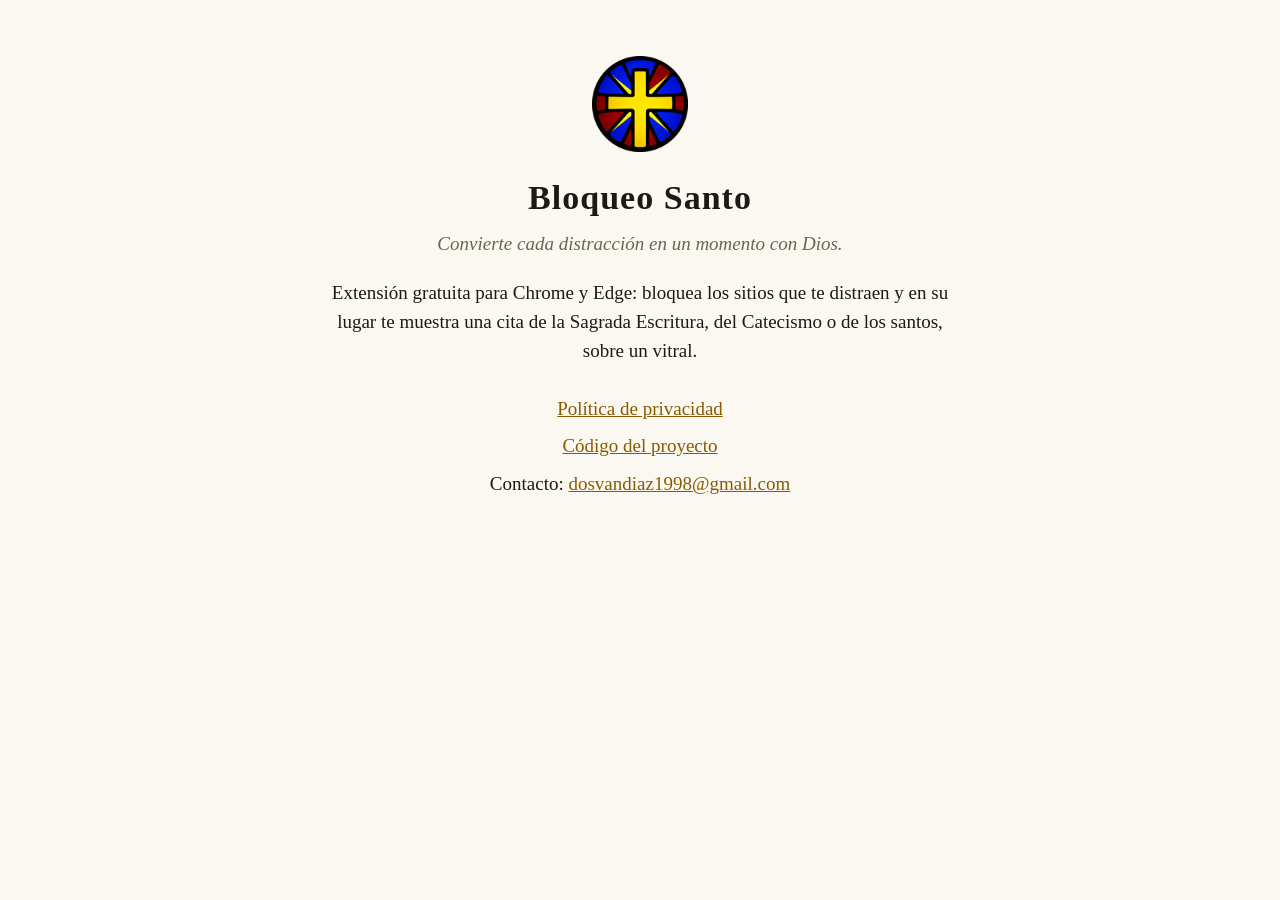
<file: docs/index.html>
<!doctype html>
<html lang="es">
<head>
  <meta charset="utf-8">
  <meta name="viewport" content="width=device-width, initial-scale=1">
  <title>Bloqueo Santo</title>
  <link rel="icon" href="icono.png">
  <style>
    :root { color-scheme: light dark; }
    body {
      max-width: 640px; margin: 0 auto; padding: 56px 16px;
      font: 19px/1.55 Georgia, "Times New Roman", serif; text-align: center;
      background: #fbf8f1; color: #1d1a14;
    }
    img { width: 96px; height: 96px; }
    h1 { font-size: 34px; margin: 12px 0 4px; letter-spacing: .03em; }
    .lema { font-style: italic; color: #6b6455; margin-top: 0; }
    a { color: #8a5a00; }
    ul { list-style: none; padding: 0; margin-top: 28px; }
    li { margin: 8px 0; }
    @media (prefers-color-scheme: dark) {
      body { background: #0d1130; color: #f3eee2; }
      .lema { color: #a9a294; }
      a { color: #f3d27a; }
    }
  </style>
</head>
<body>
  <img src="icono.png" alt="">
  <h1>Bloqueo Santo</h1>
  <p class="lema">Convierte cada distracción en un momento con Dios.</p>
  <p>Extensión gratuita para Chrome y Edge: bloquea los sitios que te distraen y en su lugar te muestra una cita de la Sagrada Escritura, del Catecismo o de los santos, sobre un vitral.</p>
  <ul>
    <li><a href="politica-privacidad.html">Política de privacidad</a></li>
    <li><a href="https://github.com/duv2312-art/bloqueo-santo">Código del proyecto</a></li>
    <li>Contacto: <a href="mailto:dosvandiaz1998@gmail.com">dosvandiaz1998@gmail.com</a></li>
  </ul>
</body>
</html>
</file>
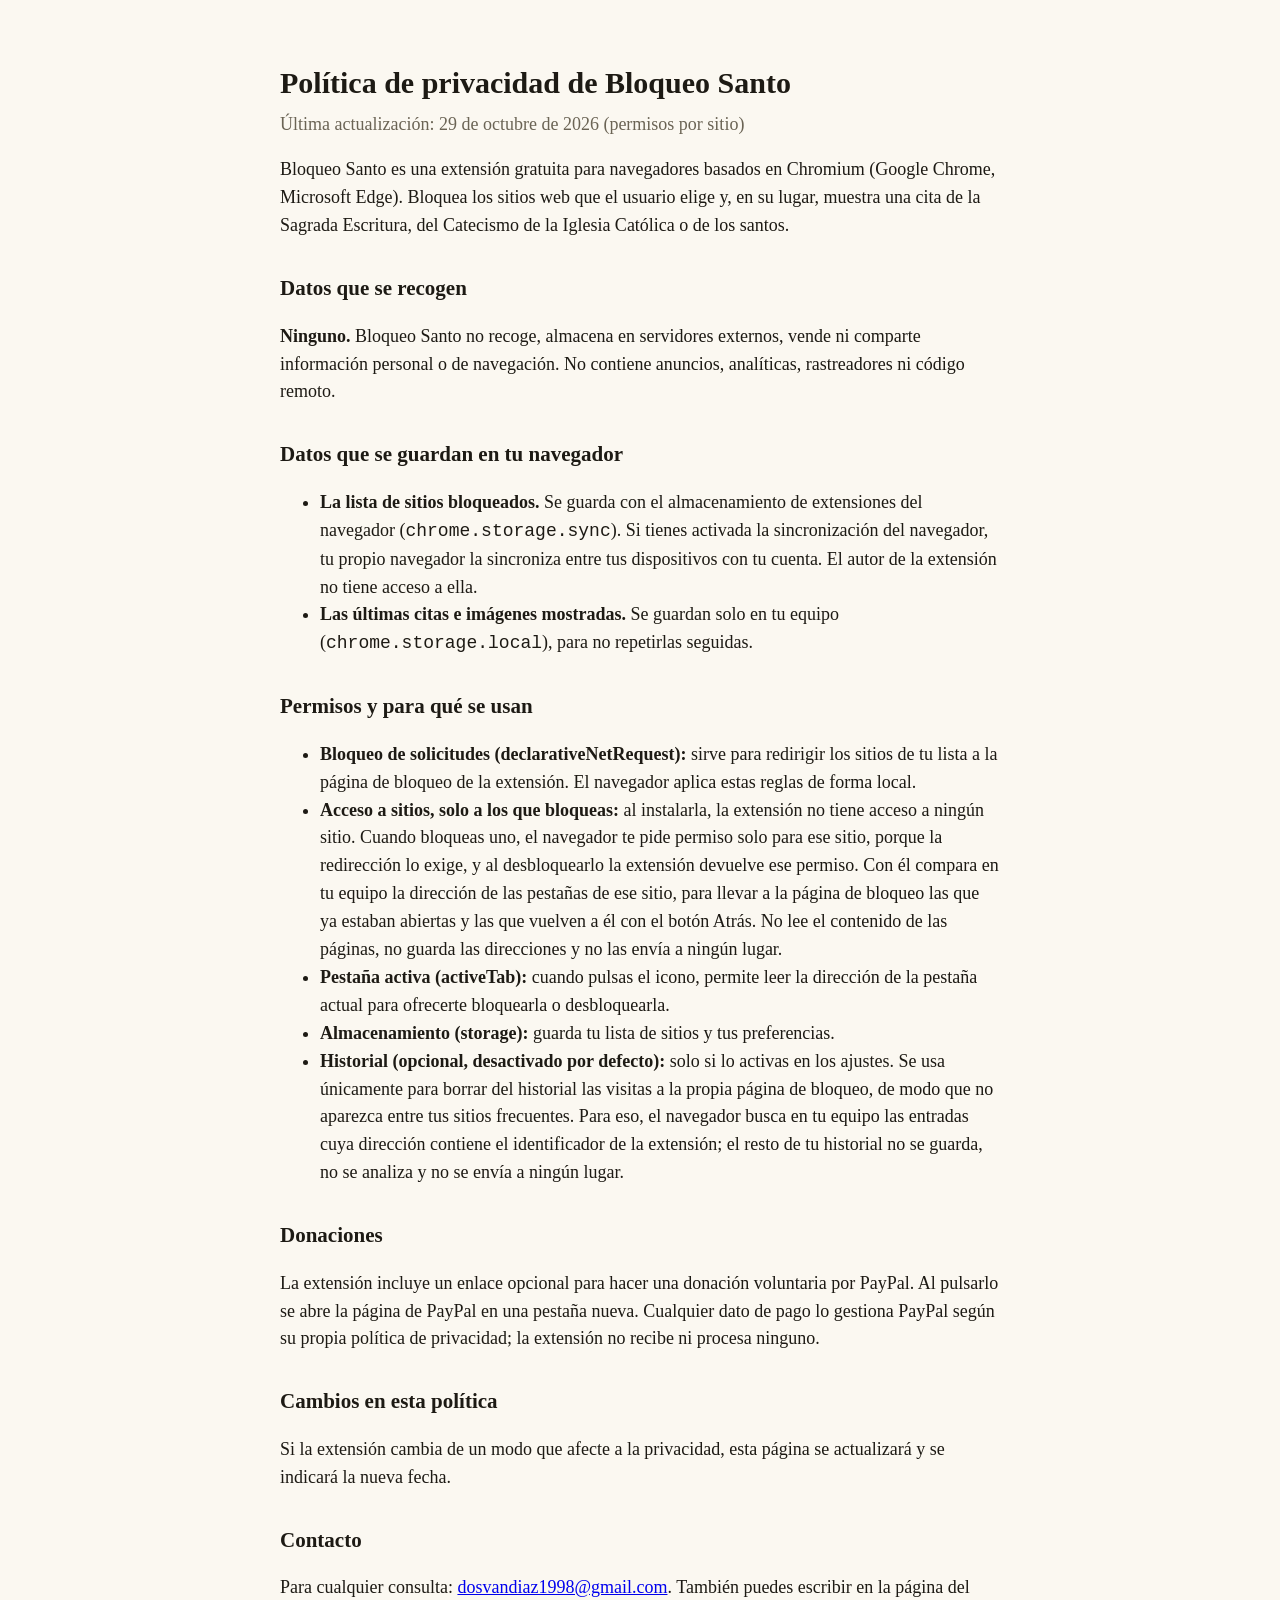
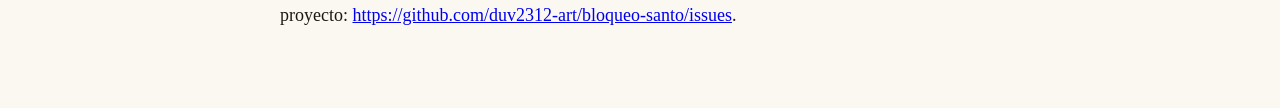
<file: docs/politica-privacidad.html>
<!doctype html>
<html lang="es">
<head>
  <meta charset="utf-8">
  <meta name="viewport" content="width=device-width, initial-scale=1">
  <title>Bloqueo Santo · Política de privacidad</title>
  <style>
    :root { color-scheme: light dark; }
    body {
      max-width: 720px; margin: 0 auto; padding: 40px 16px 60px;
      font: 18px/1.55 Georgia, "Times New Roman", serif;
      background: #fbf8f1; color: #1d1a14;
    }
    h1 { font-size: 30px; margin-bottom: 4px; }
    h2 { font-size: 21px; margin-top: 32px; }
    .fecha { color: #6b6455; margin-top: 0; }
    @media (prefers-color-scheme: dark) {
      body { background: #0d1130; color: #f3eee2; }
      .fecha { color: #a9a294; }
    }
  </style>
</head>
<body>
  <h1>Política de privacidad de Bloqueo Santo</h1>
  <p class="fecha">Última actualización: 29 de octubre de 2026 (permisos por sitio)</p>

  <p>Bloqueo Santo es una extensión gratuita para navegadores basados en Chromium (Google Chrome, Microsoft Edge). Bloquea los sitios web que el usuario elige y, en su lugar, muestra una cita de la Sagrada Escritura, del Catecismo de la Iglesia Católica o de los santos.</p>

  <h2>Datos que se recogen</h2>
  <p><strong>Ninguno.</strong> Bloqueo Santo no recoge, almacena en servidores externos, vende ni comparte información personal o de navegación. No contiene anuncios, analíticas, rastreadores ni código remoto.</p>

  <h2>Datos que se guardan en tu navegador</h2>
  <ul>
    <li><strong>La lista de sitios bloqueados.</strong> Se guarda con el almacenamiento de extensiones del navegador (<code>chrome.storage.sync</code>). Si tienes activada la sincronización del navegador, tu propio navegador la sincroniza entre tus dispositivos con tu cuenta. El autor de la extensión no tiene acceso a ella.</li>
    <li><strong>Las últimas citas e imágenes mostradas.</strong> Se guardan solo en tu equipo (<code>chrome.storage.local</code>), para no repetirlas seguidas.</li>
  </ul>

  <h2>Permisos y para qué se usan</h2>
  <ul>
    <li><strong>Bloqueo de solicitudes (declarativeNetRequest):</strong> sirve para redirigir los sitios de tu lista a la página de bloqueo de la extensión. El navegador aplica estas reglas de forma local.</li>
    <li><strong>Acceso a sitios, solo a los que bloqueas:</strong> al instalarla, la extensión no tiene acceso a ningún sitio. Cuando bloqueas uno, el navegador te pide permiso solo para ese sitio, porque la redirección lo exige, y al desbloquearlo la extensión devuelve ese permiso. Con él compara en tu equipo la dirección de las pestañas de ese sitio, para llevar a la página de bloqueo las que ya estaban abiertas y las que vuelven a él con el botón Atrás. No lee el contenido de las páginas, no guarda las direcciones y no las envía a ningún lugar.</li>
    <li><strong>Pestaña activa (activeTab):</strong> cuando pulsas el icono, permite leer la dirección de la pestaña actual para ofrecerte bloquearla o desbloquearla.</li>
    <li><strong>Almacenamiento (storage):</strong> guarda tu lista de sitios y tus preferencias.</li>
    <li><strong>Historial (opcional, desactivado por defecto):</strong> solo si lo activas en los ajustes. Se usa únicamente para borrar del historial las visitas a la propia página de bloqueo, de modo que no aparezca entre tus sitios frecuentes. Para eso, el navegador busca en tu equipo las entradas cuya dirección contiene el identificador de la extensión; el resto de tu historial no se guarda, no se analiza y no se envía a ningún lugar.</li>
  </ul>

  <h2>Donaciones</h2>
  <p>La extensión incluye un enlace opcional para hacer una donación voluntaria por PayPal. Al pulsarlo se abre la página de PayPal en una pestaña nueva. Cualquier dato de pago lo gestiona PayPal según su propia política de privacidad; la extensión no recibe ni procesa ninguno.</p>

  <h2>Cambios en esta política</h2>
  <p>Si la extensión cambia de un modo que afecte a la privacidad, esta página se actualizará y se indicará la nueva fecha.</p>

  <h2>Contacto</h2>
  <p>Para cualquier consulta: <a href="mailto:dosvandiaz1998@gmail.com">dosvandiaz1998@gmail.com</a>. También puedes escribir en la página del proyecto: <a href="https://github.com/duv2312-art/bloqueo-santo/issues">https://github.com/duv2312-art/bloqueo-santo/issues</a>.</p>
</body>
</html>
</file>
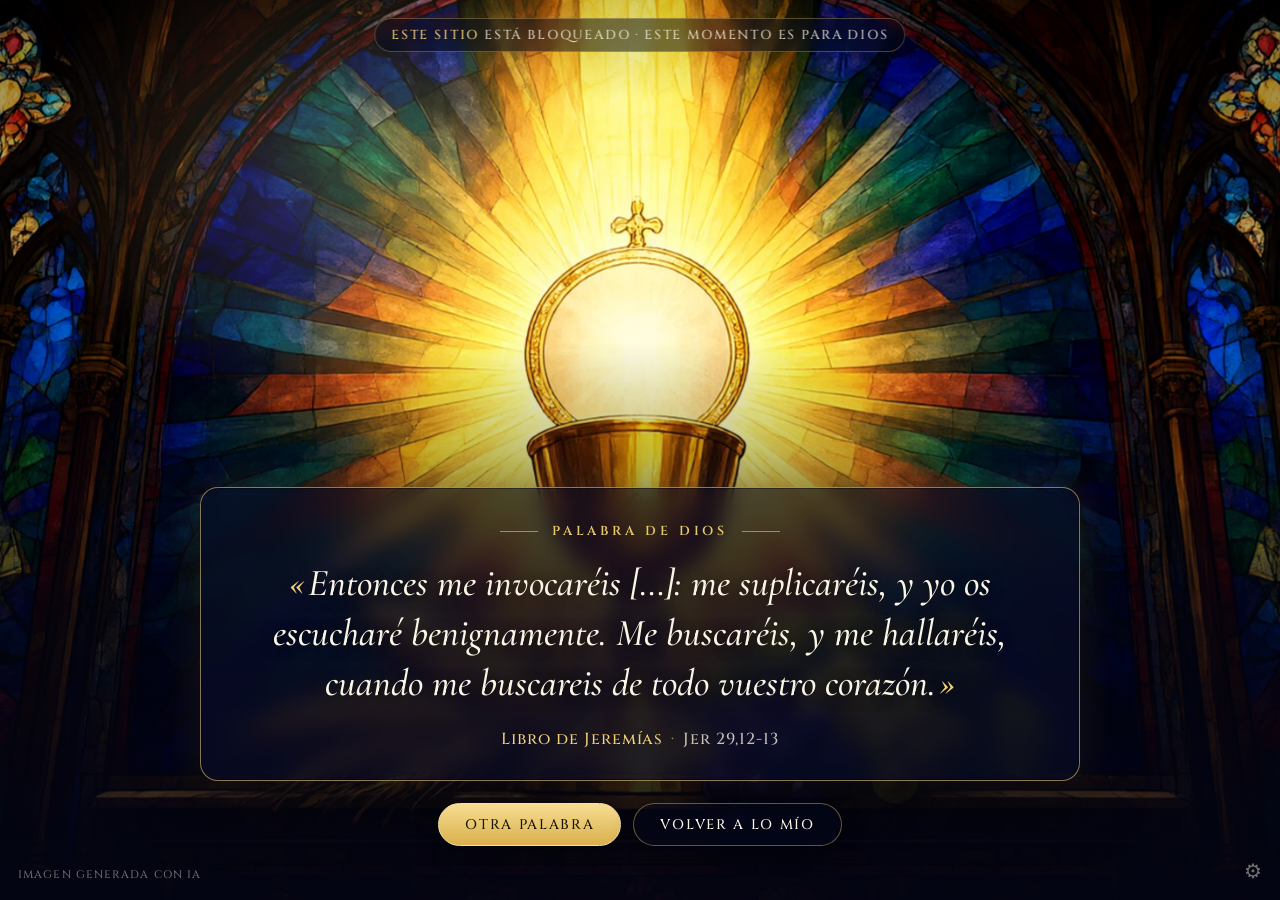
<file: extension/bloqueo.html>
<!doctype html>
<html lang="es">
<head>
  <meta charset="utf-8">
  <meta name="viewport" content="width=device-width, initial-scale=1">
  <title>Un momento para Dios</title>
  <link rel="icon" href="iconos/icono48.png">
  <link rel="stylesheet" href="fuentes/fuentes.css">
  <link rel="stylesheet" href="bloqueo.css">
</head>
<body>
  <div class="fondo" id="fondoA"></div>
  <div class="fondo" id="fondoB"></div>
  <div class="luz"></div>
  <div class="velo"></div>

  <header class="aviso">
    <span class="sitio" id="sitio">Este sitio</span> está bloqueado · este momento es para Dios
  </header>

  <main class="tarjeta" id="tarjeta">
    <p class="categoria" id="categoria">Palabra de Dios</p>
    <blockquote class="cita" id="cita"></blockquote>
    <p class="fuente"><span id="autor"></span><span class="ref" id="ref"></span></p>
  </main>

  <nav class="acciones">
    <button id="otra" type="button" title="Otra cita (barra espaciadora)">Otra palabra</button>
    <button id="volver" type="button" class="sutil">Volver a lo mío</button>
  </nav>

  <a class="nota-ia" href="creditos.html" target="_blank" title="Fuentes y créditos">Imagen generada con IA</a>
  <a class="ajustes" href="opciones.html" target="_blank" title="Sitios bloqueados">⚙</a>

  <script src="reglas.js"></script>
  <script src="citas.js"></script>
  <script src="bloqueo.js"></script>
</body>
</html>
</file>
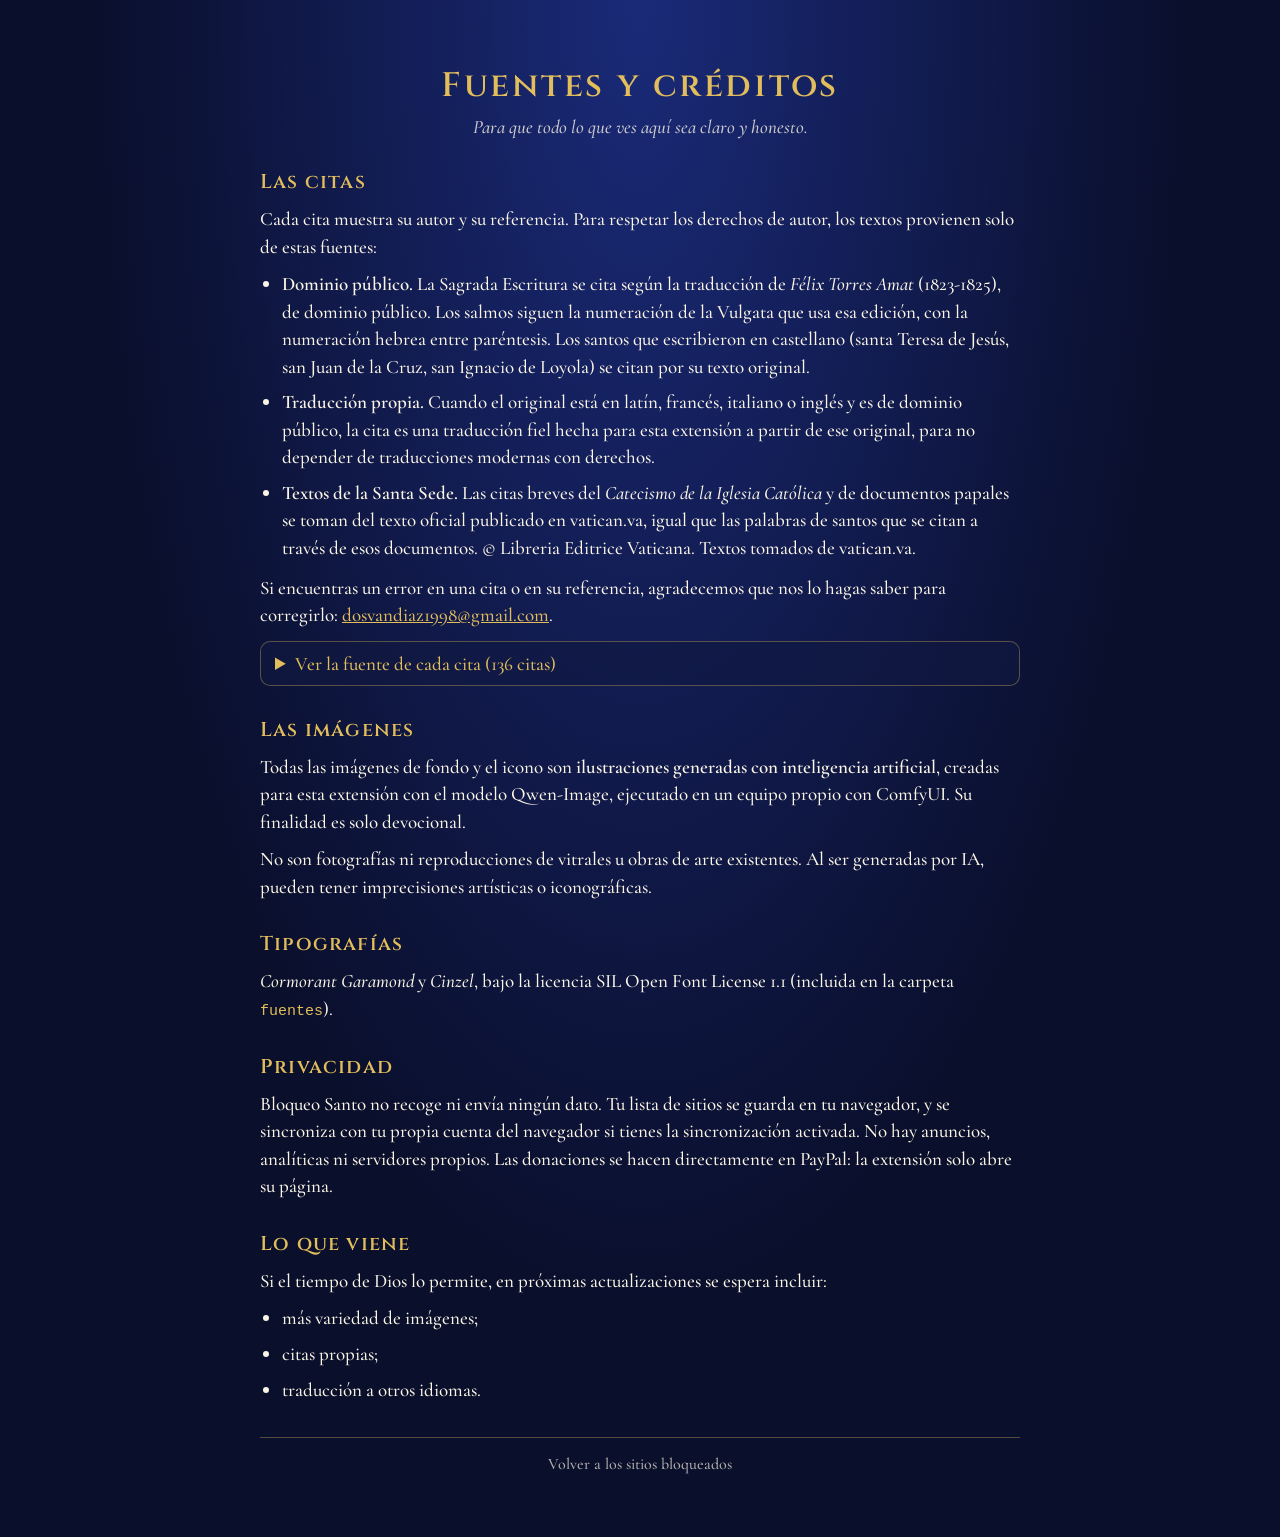
<file: extension/creditos.html>
<!doctype html>
<html lang="es">
<head>
  <meta charset="utf-8">
  <meta name="viewport" content="width=device-width, initial-scale=1">
  <title>Bloqueo Santo · Fuentes y créditos</title>
  <link rel="icon" href="iconos/icono48.png">
  <link rel="stylesheet" href="fuentes/fuentes.css">
  <link rel="stylesheet" href="opciones.css">
  <link rel="stylesheet" href="creditos.css">
</head>
<body>
  <main class="ancho">
    <h1>Fuentes y créditos</h1>
    <p class="lema">Para que todo lo que ves aquí sea claro y honesto.</p>

    <section>
      <h2>Las citas</h2>
      <p>Cada cita muestra su autor y su referencia. Para respetar los derechos de autor, los textos provienen solo de estas fuentes:</p>
      <ul class="puntos">
        <li><strong>Dominio público.</strong> La Sagrada Escritura se cita según la traducción de <em>Félix Torres Amat</em> (1823-1825), de dominio público. Los salmos siguen la numeración de la Vulgata que usa esa edición, con la numeración hebrea entre paréntesis. Los santos que escribieron en castellano (santa Teresa de Jesús, san Juan de la Cruz, san Ignacio de Loyola) se citan por su texto original.</li>
        <li><strong>Traducción propia.</strong> Cuando el original está en latín, francés, italiano o inglés y es de dominio público, la cita es una traducción fiel hecha para esta extensión a partir de ese original, para no depender de traducciones modernas con derechos.</li>
        <li><strong>Textos de la Santa Sede.</strong> Las citas breves del <em>Catecismo de la Iglesia Católica</em> y de documentos papales se toman del texto oficial publicado en vatican.va, igual que las palabras de santos que se citan a través de esos documentos. © Libreria Editrice Vaticana. Textos tomados de vatican.va.</li>
      </ul>
      <p>Si encuentras un error en una cita o en su referencia, agradecemos que nos lo hagas saber para corregirlo: <a href="mailto:dosvandiaz1998@gmail.com">dosvandiaz1998@gmail.com</a>.</p>
      <details>
        <summary>Ver la fuente de cada cita (<span id="total"></span>)</summary>
        <table>
          <thead><tr><th>Autor</th><th>Referencia</th><th>Fuente</th></tr></thead>
          <tbody id="tabla"></tbody>
        </table>
      </details>
    </section>

    <section>
      <h2>Las imágenes</h2>
      <p>Todas las imágenes de fondo y el icono son <strong>ilustraciones generadas con inteligencia artificial</strong>, creadas para esta extensión con el modelo Qwen-Image, ejecutado en un equipo propio con ComfyUI. Su finalidad es solo devocional.</p>
      <p>No son fotografías ni reproducciones de vitrales u obras de arte existentes. Al ser generadas por IA, pueden tener imprecisiones artísticas o iconográficas.</p>
    </section>

    <section>
      <h2>Tipografías</h2>
      <p><em>Cormorant Garamond</em> y <em>Cinzel</em>, bajo la licencia SIL Open Font License 1.1 (incluida en la carpeta <code>fuentes</code>).</p>
    </section>

    <section>
      <h2>Privacidad</h2>
      <p>Bloqueo Santo no recoge ni envía ningún dato. Tu lista de sitios se guarda en tu navegador, y se sincroniza con tu propia cuenta del navegador si tienes la sincronización activada. No hay anuncios, analíticas ni servidores propios. Las donaciones se hacen directamente en PayPal: la extensión solo abre su página.</p>
    </section>

    <section>
      <h2>Lo que viene</h2>
      <p>Si el tiempo de Dios lo permite, en próximas actualizaciones se espera incluir:</p>
      <ul class="puntos">
        <li>más variedad de imágenes;</li>
        <li>citas propias;</li>
        <li>traducción a otros idiomas.</li>
      </ul>
    </section>

    <footer>
      <a href="opciones.html">Volver a los sitios bloqueados</a>
    </footer>
  </main>
  <script src="citas.js"></script>
  <script src="creditos.js"></script>
</body>
</html>
</file>
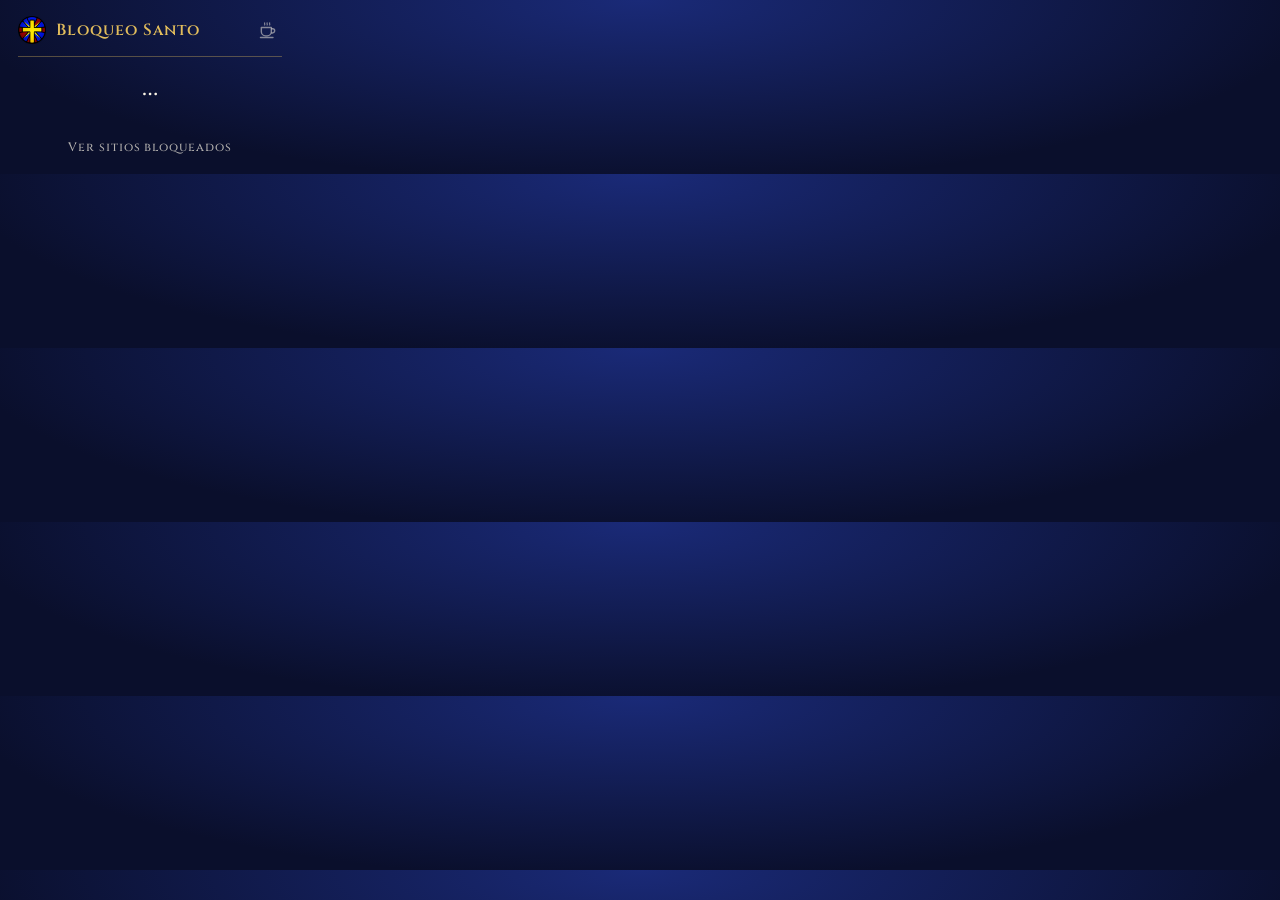
<file: extension/menu.html>
<!doctype html>
<html lang="es">
<head>
  <meta charset="utf-8">
  <link rel="stylesheet" href="fuentes/fuentes.css">
  <link rel="stylesheet" href="menu.css">
</head>
<body>
  <header>
    <img src="iconos/icono48.png" alt="" width="28" height="28">
    <span>Bloqueo Santo</span>
    <button id="cafe" class="cafe" type="button" title="Invitar un café (voluntario)" aria-label="Invitar un café" hidden>
      <svg viewBox="0 0 24 24" width="20" height="20" aria-hidden="true">
        <path d="M4 9h12v5a5 5 0 0 1-5 5H9a5 5 0 0 1-5-5V9Z" fill="none" stroke="currentColor" stroke-width="1.7" stroke-linejoin="round"/>
        <path d="M16 10.5h1.5a2.5 2.5 0 0 1 0 5H16" fill="none" stroke="currentColor" stroke-width="1.7"/>
        <path d="M8 3.5c-.6.9.6 1.6 0 2.5M11 3.5c-.6.9.6 1.6 0 2.5M14 3.5c-.6.9.6 1.6 0 2.5" fill="none" stroke="currentColor" stroke-width="1.4" stroke-linecap="round"/>
        <path d="M3 21h15" stroke="currentColor" stroke-width="1.7" stroke-linecap="round"/>
      </svg>
    </button>
  </header>

  <div id="principal">
    <section id="estado">
      <p class="dominio" id="dominio">…</p>
      <p class="detalle" id="detalle"></p>
    </section>

    <button id="permitir" type="button" hidden>Activar el bloqueo</button>
    <button id="bloquear" type="button" hidden>Bloquear este sitio</button>
    <button id="desbloquear" type="button" class="sutil" hidden>Desbloquear este sitio</button>
    <a id="gestionar" href="#">Ver sitios bloqueados</a>
  </div>

  <section id="donar" hidden>
    <p class="detalle">Bloqueo Santo es gratis y lo seguirá siendo. Si te ha ayudado y quieres invitar un café, es completamente voluntario. ¡Gracias y que Dios te bendiga!</p>
    <div class="montos" id="montos"></div>
    <form id="otro">
      <input id="monto" type="number" min="1" step="1" placeholder="Otro monto" aria-label="Otro monto en dólares">
      <button type="submit">Donar</button>
    </form>
    <p class="pie">Se abre PayPal en una pestaña nueva. Montos en dólares (USD).</p>
    <a id="volverMenu" href="#">Volver</a>
  </section>

  <script src="config.js"></script>
  <script src="dominios.js"></script>
  <script src="reglas.js"></script>
  <script src="menu.js"></script>
</body>
</html>
</file>
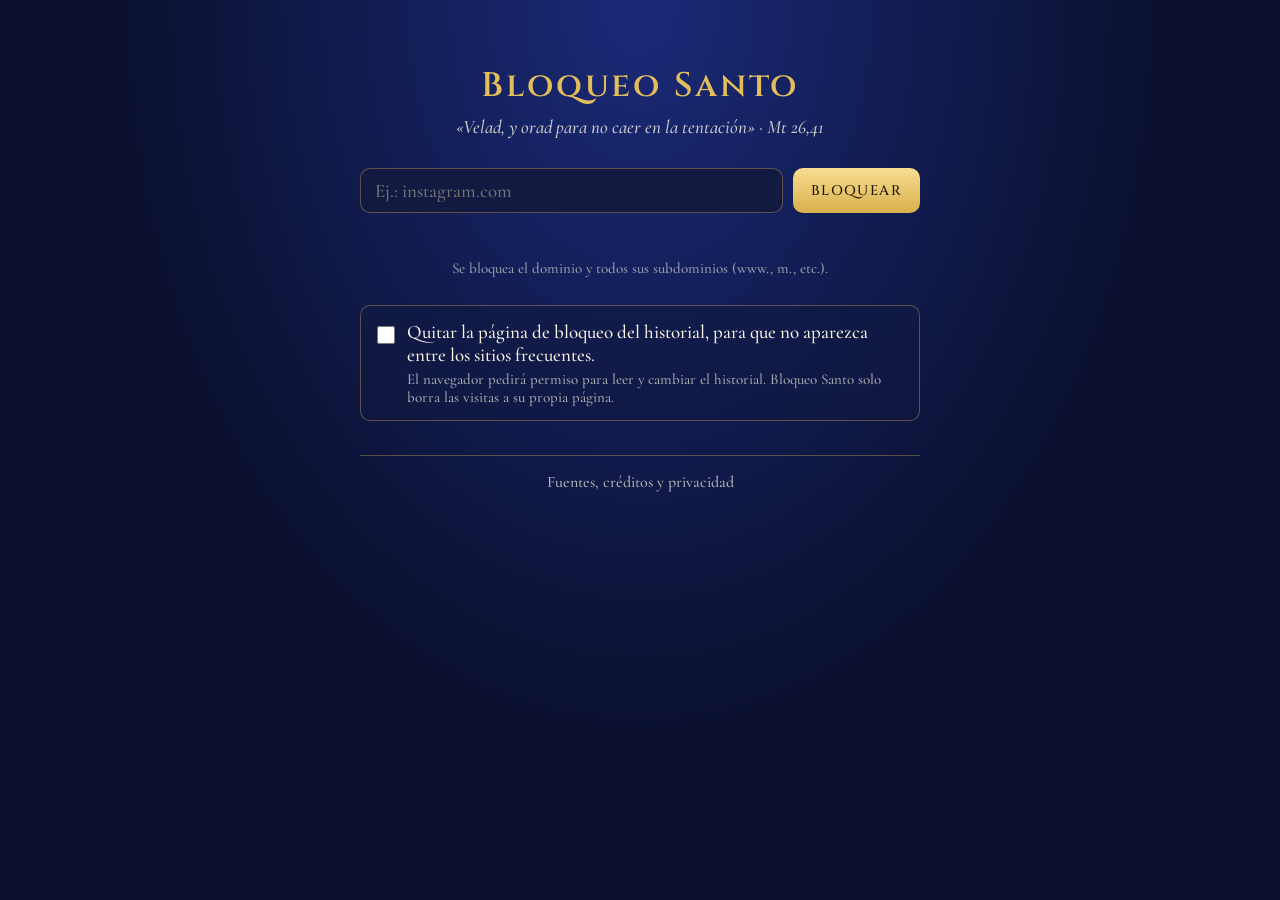
<file: extension/opciones.html>
<!doctype html>
<html lang="es">
<head>
  <meta charset="utf-8">
  <meta name="viewport" content="width=device-width, initial-scale=1">
  <title>Bloqueo Santo · Sitios</title>
  <link rel="icon" href="iconos/icono48.png">
  <link rel="stylesheet" href="fuentes/fuentes.css">
  <link rel="stylesheet" href="opciones.css">
</head>
<body>
  <main>
    <h1>Bloqueo Santo</h1>
    <p class="lema">«Velad, y orad para no caer en la tentación» · Mt 26,41</p>

    <form id="form">
      <input id="nuevo" type="text" placeholder="Ej.: instagram.com" autocomplete="off" spellcheck="false" aria-label="Sitio a bloquear">
      <button type="submit">Bloquear</button>
    </form>
    <p class="error" id="error"></p>

    <ul id="lista"></ul>
    <p class="nota">Se bloquea el dominio y todos sus subdominios (www., m., etc.).</p>

    <label class="ajuste">
      <input type="checkbox" id="historial">
      <span>
        Quitar la página de bloqueo del historial, para que no aparezca entre los sitios frecuentes.
        <small>El navegador pedirá permiso para leer y cambiar el historial. Bloqueo Santo solo borra las visitas a su propia página.</small>
      </span>
    </label>

    <footer>
      <a href="creditos.html">Fuentes, créditos y privacidad</a>
      <a id="apoyar" href="#" hidden>
        <svg viewBox="0 0 24 24" width="17" height="17" aria-hidden="true">
          <path d="M4 9h12v5a5 5 0 0 1-5 5H9a5 5 0 0 1-5-5V9Z" fill="none" stroke="currentColor" stroke-width="1.7" stroke-linejoin="round"/>
          <path d="M16 10.5h1.5a2.5 2.5 0 0 1 0 5H16" fill="none" stroke="currentColor" stroke-width="1.7"/>
          <path d="M8 3.5c-.6.9.6 1.6 0 2.5M11 3.5c-.6.9.6 1.6 0 2.5M14 3.5c-.6.9.6 1.6 0 2.5" fill="none" stroke="currentColor" stroke-width="1.4" stroke-linecap="round"/>
        </svg>
        Invitar un café (voluntario)
      </a>
    </footer>
  </main>
  <script src="config.js"></script>
  <script src="dominios.js"></script>
  <script src="reglas.js"></script>
  <script src="opciones.js"></script>
</body>
</html>
</file>
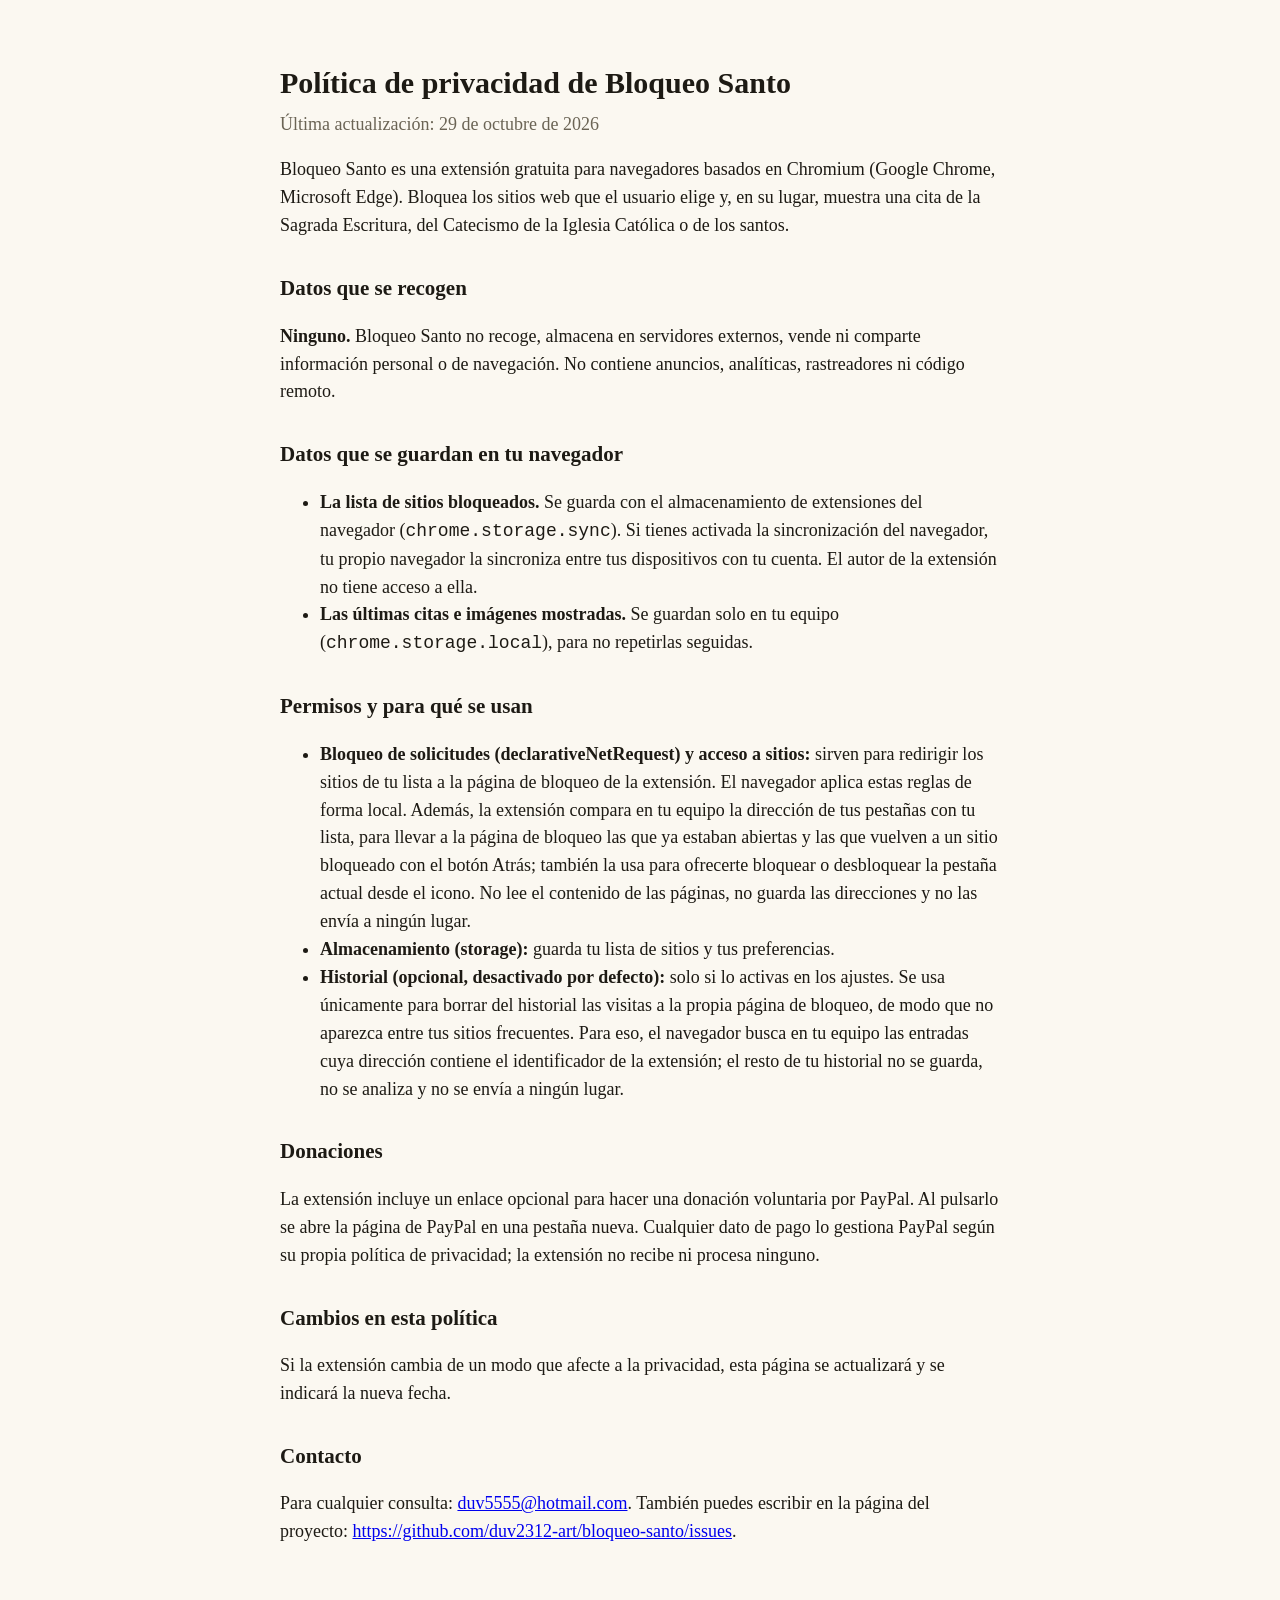
<file: tienda/politica-privacidad.html>
<!doctype html>
<html lang="es">
<head>
  <meta charset="utf-8">
  <meta name="viewport" content="width=device-width, initial-scale=1">
  <title>Bloqueo Santo · Política de privacidad</title>
  <style>
    :root { color-scheme: light dark; }
    body {
      max-width: 720px; margin: 0 auto; padding: 40px 16px 60px;
      font: 18px/1.55 Georgia, "Times New Roman", serif;
      background: #fbf8f1; color: #1d1a14;
    }
    h1 { font-size: 30px; margin-bottom: 4px; }
    h2 { font-size: 21px; margin-top: 32px; }
    .fecha { color: #6b6455; margin-top: 0; }
    @media (prefers-color-scheme: dark) {
      body { background: #0d1130; color: #f3eee2; }
      .fecha { color: #a9a294; }
    }
  </style>
</head>
<body>
  <h1>Política de privacidad de Bloqueo Santo</h1>
  <p class="fecha">Última actualización: 29 de octubre de 2026</p>

  <p>Bloqueo Santo es una extensión gratuita para navegadores basados en Chromium (Google Chrome, Microsoft Edge). Bloquea los sitios web que el usuario elige y, en su lugar, muestra una cita de la Sagrada Escritura, del Catecismo de la Iglesia Católica o de los santos.</p>

  <h2>Datos que se recogen</h2>
  <p><strong>Ninguno.</strong> Bloqueo Santo no recoge, almacena en servidores externos, vende ni comparte información personal o de navegación. No contiene anuncios, analíticas, rastreadores ni código remoto.</p>

  <h2>Datos que se guardan en tu navegador</h2>
  <ul>
    <li><strong>La lista de sitios bloqueados.</strong> Se guarda con el almacenamiento de extensiones del navegador (<code>chrome.storage.sync</code>). Si tienes activada la sincronización del navegador, tu propio navegador la sincroniza entre tus dispositivos con tu cuenta. El autor de la extensión no tiene acceso a ella.</li>
    <li><strong>Las últimas citas e imágenes mostradas.</strong> Se guardan solo en tu equipo (<code>chrome.storage.local</code>), para no repetirlas seguidas.</li>
  </ul>

  <h2>Permisos y para qué se usan</h2>
  <ul>
    <li><strong>Bloqueo de solicitudes (declarativeNetRequest) y acceso a sitios:</strong> sirven para redirigir los sitios de tu lista a la página de bloqueo de la extensión. El navegador aplica estas reglas de forma local. Además, la extensión compara en tu equipo la dirección de tus pestañas con tu lista, para llevar a la página de bloqueo las que ya estaban abiertas y las que vuelven a un sitio bloqueado con el botón Atrás; también la usa para ofrecerte bloquear o desbloquear la pestaña actual desde el icono. No lee el contenido de las páginas, no guarda las direcciones y no las envía a ningún lugar.</li>
    <li><strong>Almacenamiento (storage):</strong> guarda tu lista de sitios y tus preferencias.</li>
    <li><strong>Historial (opcional, desactivado por defecto):</strong> solo si lo activas en los ajustes. Se usa únicamente para borrar del historial las visitas a la propia página de bloqueo, de modo que no aparezca entre tus sitios frecuentes. Para eso, el navegador busca en tu equipo las entradas cuya dirección contiene el identificador de la extensión; el resto de tu historial no se guarda, no se analiza y no se envía a ningún lugar.</li>
  </ul>

  <h2>Donaciones</h2>
  <p>La extensión incluye un enlace opcional para hacer una donación voluntaria por PayPal. Al pulsarlo se abre la página de PayPal en una pestaña nueva. Cualquier dato de pago lo gestiona PayPal según su propia política de privacidad; la extensión no recibe ni procesa ninguno.</p>

  <h2>Cambios en esta política</h2>
  <p>Si la extensión cambia de un modo que afecte a la privacidad, esta página se actualizará y se indicará la nueva fecha.</p>

  <h2>Contacto</h2>
  <p>Para cualquier consulta: <a href="mailto:duv5555@hotmail.com">duv5555@hotmail.com</a>. También puedes escribir en la página del proyecto: <a href="https://github.com/duv2312-art/bloqueo-santo/issues">https://github.com/duv2312-art/bloqueo-santo/issues</a>.</p>
</body>
</html>
</file>
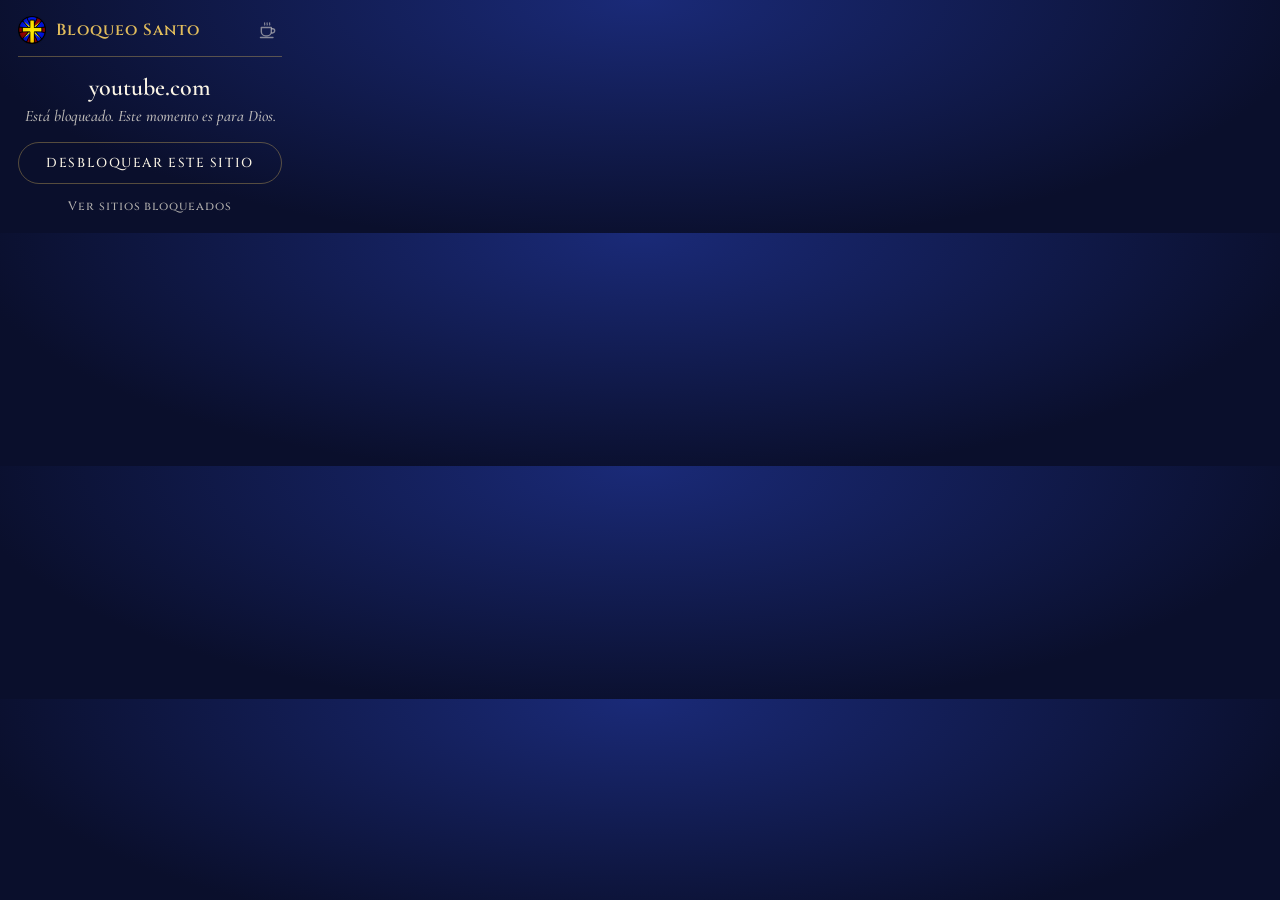
<file: tools/arnes.html>
<!doctype html>
<html lang="es">
<head>
  <meta charset="utf-8">
  <base href="/extension/">
  <title>Arnés de prueba</title>
  <!--
    Carga una página de la extensión con una API de Chrome simulada, para probarla
    y sacar capturas fuera del navegador. Se sirve desde la raíz del proyecto:
      python -m http.server 8766        y abrir  /tools/arnes.html?pagina=menu.html&url=https://www.tiktok.com/
    Parámetros: pagina, url (pestaña activa), sitios (separados por coma), donar=1|abierto, sinacceso=1 (sitios sin permiso), niega=1 (el usuario niega el permiso), cuerpo (clase extra en <body>)
  -->
</head>
<body>
<script>
(async () => {
  const q = new URLSearchParams(location.search);
  const pagina = q.get("pagina") || "menu.html";
  const sitios = (q.get("sitios") || "youtube.com").split(",").filter(Boolean);
  let reglas = [];
  window.__registro = [];
  window.chrome = {
    runtime: { getURL: (p) => "chrome-extension://demo/" + p, openOptionsPage() {}, sendMessage: async () => true },
    tabs: {
      query: async () => [{ id: 1, url: q.get("url") || "https://www.youtube.com/" }],
      update: async (id, o) => __registro.push(["update", o.url]),
      create: (o) => __registro.push(["create", o.url]),
    },
    declarativeNetRequest: {
      getDynamicRules: async () => reglas,
      updateDynamicRules: async (o) => { reglas = o.addRules; __registro.push(["reglas", o.addRules.length]); },
    },
    permissions: {
      contains: async (p) => !(p.origins && q.get("sinacceso")),
      request: async (p) => { __registro.push(["pide", (p.origins || p.permissions).join(" ")]); return !q.get("niega"); },
      remove: async (p) => { __registro.push(["suelta", (p.origins || p.permissions).join(" ")]); return true; },
    },
    storage: {
      sync: { get: async () => ({ sitios }), set: async (o) => __registro.push(["sitios", o.sitios]) },
      local: { get: async () => ({}), set: async () => {} },
    },
  };
  window.close = () => __registro.push(["cerrar"]);

  const html = await (await fetch(pagina, { cache: "no-store" })).text();
  const doc = new DOMParser().parseFromString(html, "text/html");
  for (const l of doc.querySelectorAll("head link[rel=stylesheet]")) document.head.append(l.cloneNode());
  document.title = doc.title;
  const scripts = [...doc.querySelectorAll("script[src]")].map((s) => s.getAttribute("src"));
  doc.querySelectorAll("script").forEach((s) => s.remove());
  document.body.innerHTML = doc.body.innerHTML;
  if (q.get("cuerpo")) document.body.classList.add(q.get("cuerpo"));
  for (const src of scripts) {
    let codigo = await (await fetch(src, { cache: "no-store" })).text();
    if (src === "config.js" && q.get("donar")) codigo = codigo.replace(/paypal: ""/, 'paypal: "ejemplo"');
    const s = document.createElement("script");
    s.textContent = codigo;
    document.body.append(s);
  }
  if (q.get("donar") === "abierto") setTimeout(() => document.getElementById("cafe").click(), 50);
  // cita=<índice>&fondo=<n>: fija qué se muestra en la página de bloqueo (capturas repetibles)
  // (sin la transición de fundido: el Edge sin interfaz captura antes de que termine)
  if (q.get("cita")) {
    const sinFundido = document.createElement("style");
    sinFundido.textContent = ".fondo { transition: none !important; }";
    document.head.append(sinFundido);
    setTimeout(() => { ponerCita(CITAS[+q.get("cita")]); ponerFondo(+(q.get("fondo") || 0)); }, 100);
  }
  // clic=<id>: pulsa ese botón y deja lo que hizo la página en <pre id="registro"> (para --dump-dom)
  if (q.get("clic") || q.get("registro")) setTimeout(() => {
    if (q.get("clic")) document.getElementById(q.get("clic")).click();
    setTimeout(() => {
      const pre = document.createElement("pre");
      pre.id = "registro";
      const visibles = [...document.querySelectorAll("button")].filter((b) => !b.hidden && b.offsetParent).map((b) => b.id || b.textContent);
      pre.textContent = JSON.stringify({ dominio: document.getElementById("dominio")?.textContent, detalle: document.getElementById("detalle")?.textContent, visibles, registro: __registro });
      document.body.append(pre);
    }, 400);
  }, 300);
})();
</script>
</body>
</html>
</file>
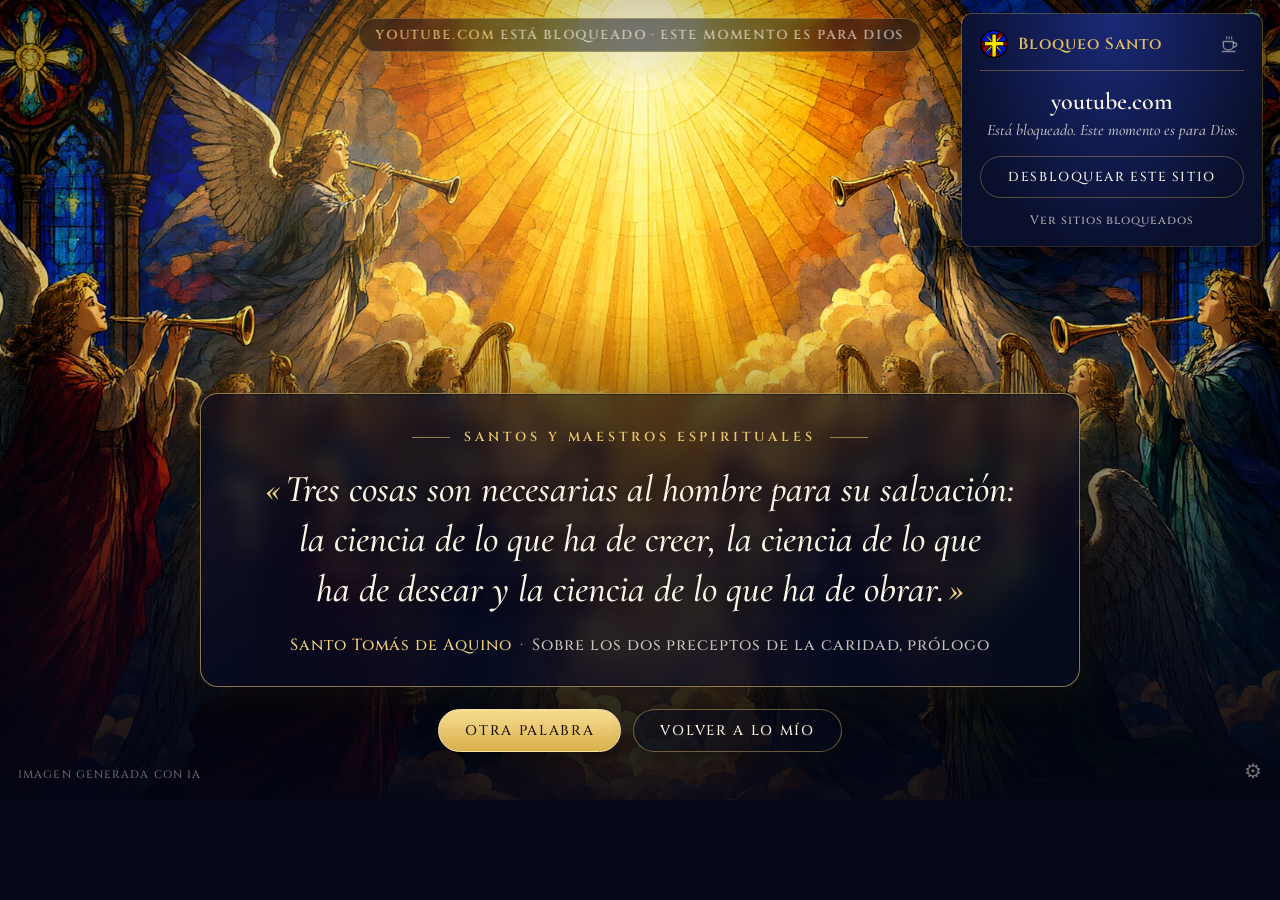
<file: tienda/capturas/composicion.html>
<!doctype html>
<html lang="es">
<head>
  <meta charset="utf-8">
  <title>Composición para la tienda</title>
  <style>
    * { margin: 0; }
    html, body { width: 1280px; height: 800px; overflow: hidden; background: #05081a; }
    iframe { border: 0; position: absolute; }
    #pagina { inset: 0; width: 1280px; height: 800px; }
    #menu {
      top: 14px; right: 18px; width: 300px; height: 232px;
      border-radius: 10px; box-shadow: 0 18px 50px rgba(0, 0, 0, .7), 0 0 0 1px rgba(243, 210, 122, .35);
    }
  </style>
</head>
<body>
  <!-- La página bloqueada con el menú del icono abierto encima -->
  <iframe id="pagina" src="/tools/arnes.html?pagina=bloqueo.html&cita=91&fondo=21#https%3A%2F%2Fwww.youtube.com%2F"></iframe>
  <iframe id="menu" src="/tools/arnes.html?pagina=menu.html&donar=1&url=chrome-extension%3A%2F%2Fdemo%2Fbloqueo.html%23https%253A%252F%252Fwww.youtube.com%252F"></iframe>
</body>
</html>
</file>
<file: extension/fuentes/fuentes.css>
@font-face {
  font-family: 'Cinzel';
  font-style: normal;
  font-weight: 500;
  font-display: swap;
  src: url('Cinzel-500.woff2') format('woff2');
  unicode-range: U+0000-00FF, U+0131, U+0152-0153, U+02BB-02BC, U+02C6, U+02DA, U+02DC, U+0304, U+0308, U+0329, U+2000-206F, U+20AC, U+2122, U+2191, U+2193, U+2212, U+2215, U+FEFF, U+FFFD;
}
@font-face {
  font-family: 'Cinzel';
  font-style: normal;
  font-weight: 600;
  font-display: swap;
  src: url('Cinzel-600.woff2') format('woff2');
  unicode-range: U+0000-00FF, U+0131, U+0152-0153, U+02BB-02BC, U+02C6, U+02DA, U+02DC, U+0304, U+0308, U+0329, U+2000-206F, U+20AC, U+2122, U+2191, U+2193, U+2212, U+2215, U+FEFF, U+FFFD;
}
@font-face {
  font-family: 'Cormorant Garamond';
  font-style: italic;
  font-weight: 500;
  font-display: swap;
  src: url('CormorantGaramond-500i.woff2') format('woff2');
  unicode-range: U+0000-00FF, U+0131, U+0152-0153, U+02BB-02BC, U+02C6, U+02DA, U+02DC, U+0304, U+0308, U+0329, U+2000-206F, U+20AC, U+2122, U+2191, U+2193, U+2212, U+2215, U+FEFF, U+FFFD;
}
@font-face {
  font-family: 'Cormorant Garamond';
  font-style: normal;
  font-weight: 500;
  font-display: swap;
  src: url('CormorantGaramond-500.woff2') format('woff2');
  unicode-range: U+0000-00FF, U+0131, U+0152-0153, U+02BB-02BC, U+02C6, U+02DA, U+02DC, U+0304, U+0308, U+0329, U+2000-206F, U+20AC, U+2122, U+2191, U+2193, U+2212, U+2215, U+FEFF, U+FFFD;
}
@font-face {
  font-family: 'Cormorant Garamond';
  font-style: normal;
  font-weight: 600;
  font-display: swap;
  src: url('CormorantGaramond-600.woff2') format('woff2');
  unicode-range: U+0000-00FF, U+0131, U+0152-0153, U+02BB-02BC, U+02C6, U+02DA, U+02DC, U+0304, U+0308, U+0329, U+2000-206F, U+20AC, U+2122, U+2191, U+2193, U+2212, U+2215, U+FEFF, U+FFFD;
}
</file>
<file: extension/bloqueo.css>
:root {
  --oro: #f3d27a;
  --oro-suave: #e8c96a;
  --marfil: #fbf5e6;
  --tinta: rgba(10, 14, 38, 0.62);
  --borde: rgba(243, 210, 122, 0.55);
}

* { box-sizing: border-box; margin: 0; }

html, body { height: 100%; }

body {
  background: #05081a;
  color: var(--marfil);
  font-family: "Cormorant Garamond", Georgia, serif;
  overflow: hidden;
  display: flex;
  flex-direction: column;
  align-items: center;
  justify-content: flex-end;
  padding: 0 16px 6vh;
}

/* Vitral de fondo: dos capas que se funden, con un acercamiento lento */
.fondo {
  position: fixed;
  inset: -2%;
  background-size: cover;
  background-position: center;
  opacity: 0;
  transition: opacity 2.2s ease;
  animation: respirar 46s ease-in-out infinite alternate;
}
.fondo.visible { opacity: 1; }

@keyframes respirar {
  from { transform: scale(1) translate(0, 0); }
  to   { transform: scale(1.09) translate(-1.2%, -1.5%); }
}

/* Destello de luz que pasa por el vidrio */
.luz {
  position: fixed;
  inset: 0;
  pointer-events: none;
  background: radial-gradient(40vmax 30vmax at var(--x, 30%) 18%, rgba(255, 236, 170, 0.22), transparent 70%);
  mix-blend-mode: screen;
  animation: destello 18s ease-in-out infinite alternate;
}
@keyframes destello {
  0%   { --x: 20%; opacity: .55; }
  50%  { opacity: 1; }
  100% { --x: 80%; opacity: .6; }
}
@property --x { syntax: "<percentage>"; inherits: false; initial-value: 30%; }

.velo {
  position: fixed;
  inset: 0;
  pointer-events: none;
  background:
    linear-gradient(to top, rgba(3, 5, 20, .88) 0%, rgba(3, 5, 20, .55) 32%, rgba(3, 5, 20, 0) 62%),
    radial-gradient(ellipse at center, transparent 55%, rgba(0, 0, 0, .45) 100%);
}

.aviso, .tarjeta, .acciones, .ajustes { position: relative; z-index: 2; }

.aviso {
  position: fixed;
  top: 18px;
  left: 50%;
  transform: translateX(-50%);
  font-family: "Cinzel", serif;
  font-size: 13px;
  letter-spacing: .14em;
  text-transform: uppercase;
  color: rgba(251, 245, 230, .82);
  background: rgba(5, 8, 26, .5);
  border: 1px solid rgba(243, 210, 122, .3);
  padding: 7px 16px;
  border-radius: 999px;
  backdrop-filter: blur(6px);
  white-space: nowrap;
  max-width: calc(100vw - 32px);
  overflow: hidden;
  text-overflow: ellipsis;
}
.sitio { color: var(--oro); }

.tarjeta {
  width: min(880px, 100%);
  text-align: center;
  padding: 34px 44px 30px;
  background: var(--tinta);
  border: 1px solid var(--borde);
  border-radius: 18px;
  box-shadow: 0 0 0 1px rgba(0, 0, 0, .4) inset, 0 20px 60px rgba(0, 0, 0, .55), 0 0 40px rgba(243, 210, 122, .12);
  backdrop-filter: blur(10px) saturate(1.2);
  transition: opacity .9s ease, transform .9s ease;
}
.tarjeta.saliendo { opacity: 0; transform: translateY(10px); }

.categoria {
  font-family: "Cinzel", serif;
  font-weight: 600;
  font-size: 13px;
  letter-spacing: .3em;
  text-transform: uppercase;
  color: var(--oro-suave);
  margin-bottom: 18px;
}
.categoria::before, .categoria::after {
  content: "";
  display: inline-block;
  width: 38px;
  height: 1px;
  background: var(--borde);
  vertical-align: middle;
  margin: 0 14px;
}

.cita {
  font-style: italic;
  font-weight: 500;
  font-size: clamp(24px, 3.1vw, 38px);
  line-height: 1.32;
  text-wrap: balance;
  text-shadow: 0 2px 14px rgba(0, 0, 0, .6);
}
.cita::before { content: "«"; color: var(--oro); margin-right: .08em; }
.cita::after  { content: "»"; color: var(--oro); margin-left: .08em; }
.cita.larga { font-size: clamp(21px, 2.5vw, 31px); }

.fuente {
  margin-top: 20px;
  font-family: "Cinzel", serif;
  font-size: 16px;
  letter-spacing: .06em;
  color: var(--oro);
}
.fuente .ref:not(:empty)::before { content: "·"; margin: 0 .5em; color: rgba(243, 210, 122, .6); }
.fuente .ref { color: rgba(251, 245, 230, .78); display: inline-block; }

.acciones {
  display: flex;
  gap: 12px;
  margin-top: 22px;
  flex-wrap: wrap;
  justify-content: center;
}
button {
  font-family: "Cinzel", serif;
  font-size: 14px;
  letter-spacing: .12em;
  text-transform: uppercase;
  color: #1b1405;
  background: linear-gradient(180deg, #f7dd92, #d9b04c);
  border: 1px solid #f7e2a6;
  border-radius: 999px;
  padding: 11px 26px;
  cursor: pointer;
  box-shadow: 0 6px 22px rgba(0, 0, 0, .45);
  transition: transform .15s ease, filter .15s ease;
}
button:hover { transform: translateY(-1px); filter: brightness(1.07); }
button:focus-visible { outline: 2px solid var(--marfil); outline-offset: 3px; }
button.sutil {
  color: var(--marfil);
  background: rgba(5, 8, 26, .55);
  border-color: rgba(243, 210, 122, .4);
}

.ajustes {
  position: fixed;
  right: 18px;
  bottom: 16px;
  color: rgba(251, 245, 230, .45);
  text-decoration: none;
  font-size: 20px;
}
.ajustes:hover { color: var(--oro); }

.nota-ia {
  position: fixed;
  left: 18px;
  bottom: 18px;
  z-index: 2;
  font-family: "Cinzel", serif;
  font-size: 11px;
  letter-spacing: .1em;
  text-transform: uppercase;
  color: rgba(251, 245, 230, .42);
  text-decoration: none;
}
.nota-ia:hover { color: var(--oro); }

@media (max-width: 640px) {
  .tarjeta { padding: 24px 20px 22px; }
  .categoria::before, .categoria::after { width: 16px; margin: 0 8px; }
  .aviso { font-size: 11px; }
}

@media (prefers-reduced-motion: reduce) {
  .fondo, .luz { animation: none; }
}
</file>
<file: extension/opciones.css>
:root { --oro: #e2bd5c; --marfil: #fbf5e6; --fondo: #0a0f2c; --panel: #121a42; --borde: rgba(226, 189, 92, .35); }
* { box-sizing: border-box; margin: 0; }
[hidden] { display: none !important; }
body {
  min-height: 100vh;
  background: radial-gradient(ellipse at top, #1a2a78 0%, var(--fondo) 60%);
  color: var(--marfil);
  font-family: "Cormorant Garamond", Georgia, serif;
  font-size: 19px;
  display: flex;
  justify-content: center;
  padding: 7vh 16px;
}
main { width: min(560px, 100%); }
h1 { font-family: "Cinzel", serif; font-weight: 600; color: var(--oro); letter-spacing: .08em; font-size: 34px; text-align: center; }
.lema { text-align: center; font-style: italic; opacity: .8; margin: 6px 0 30px; }
form { display: flex; gap: 10px; }
input {
  flex: 1; min-width: 0;
  font: inherit; color: var(--marfil);
  background: var(--panel); border: 1px solid var(--borde); border-radius: 10px;
  padding: 10px 14px;
}
input:focus { outline: 2px solid var(--oro); outline-offset: 1px; }
button {
  font-family: "Cinzel", serif; font-size: 14px; letter-spacing: .1em; text-transform: uppercase;
  color: #1b1405; background: linear-gradient(180deg, #f7dd92, #d9b04c);
  border: 0; border-radius: 10px; padding: 10px 18px; cursor: pointer;
}
.error { color: #ff9b8a; min-height: 1.4em; font-size: 16px; margin-top: 6px; }
ul { list-style: none; padding: 0; margin-top: 10px; }
li {
  display: flex; justify-content: space-between; align-items: center;
  background: var(--panel); border: 1px solid var(--borde); border-radius: 10px;
  padding: 10px 14px; margin-bottom: 8px;
}
li button { background: transparent; color: var(--marfil); border: 1px solid var(--borde); padding: 6px 12px; font-size: 12px; }
li button:hover { border-color: #ff9b8a; color: #ff9b8a; }
.vacio { opacity: .6; font-style: italic; text-align: center; padding: 16px; }
.nota { font-size: 15px; opacity: .6; margin-top: 18px; text-align: center; }
.ajuste {
  display: flex; gap: 12px; align-items: flex-start;
  margin-top: 28px; padding: 14px 16px;
  border: 1px solid var(--borde); border-radius: 10px; background: rgba(18, 26, 66, .6);
  cursor: pointer;
}
.ajuste input { margin-top: 6px; accent-color: var(--oro); width: 18px; height: 18px; flex: none; }
.ajuste small { display: block; font-size: 15px; opacity: .65; margin-top: 4px; }
footer {
  display: flex; justify-content: center; gap: 22px; flex-wrap: wrap;
  margin-top: 34px; padding-top: 16px; border-top: 1px solid var(--borde);
}
footer a { color: rgba(251, 245, 230, .7); text-decoration: none; font-size: 16px; display: inline-flex; align-items: center; gap: 6px; }
footer a:hover { color: var(--oro); }
.acciones { display: flex; gap: 6px; }
</file>
<file: extension/creditos.css>
main.ancho { width: min(760px, 100%); }
section { margin-top: 30px; }
h2 {
  font-family: "Cinzel", serif; font-weight: 600; color: var(--oro);
  font-size: 20px; letter-spacing: .06em; margin-bottom: 10px;
}
section p { line-height: 1.45; margin-bottom: 10px; }
.puntos { list-style: disc; padding-left: 22px; margin: 6px 0 12px; }
.puntos li {
  display: list-item; background: none; border: 0; padding: 0; margin-bottom: 8px; line-height: 1.45;
}
code { font-size: 15px; color: var(--oro); }
details {
  border: 1px solid var(--borde); border-radius: 10px; background: rgba(18, 26, 66, .6);
  padding: 10px 14px; margin-top: 12px;
}
summary { cursor: pointer; color: var(--oro); }
table { width: 100%; border-collapse: collapse; margin-top: 12px; font-size: 16px; }
th { text-align: left; font-family: "Cinzel", serif; font-size: 13px; letter-spacing: .06em; color: var(--oro); }
th, td { padding: 6px 8px; border-bottom: 1px solid rgba(226, 189, 92, .15); vertical-align: top; }
@media (max-width: 560px) { table { font-size: 14px; } }
section a { color: var(--oro); }
</file>
<file: extension/menu.css>
:root { --oro: #e2bd5c; --marfil: #fbf5e6; --borde: rgba(226, 189, 92, .35); }
* { box-sizing: border-box; margin: 0; }
[hidden] { display: none !important; }
body {
  width: 300px;
  padding: 16px 18px 18px;
  background: radial-gradient(ellipse at top, #1a2a78 0%, #0a0f2c 75%);
  color: var(--marfil);
  font-family: "Cormorant Garamond", Georgia, serif;
  text-align: center;
}
header {
  display: flex; align-items: center; gap: 10px;
  font-family: "Cinzel", serif; font-weight: 600; letter-spacing: .06em; color: var(--oro);
  font-size: 16px;
  padding-bottom: 12px; margin-bottom: 16px;
  border-bottom: 1px solid var(--borde);
}
.dominio { font-size: 24px; font-weight: 600; word-break: break-all; }
.detalle { font-size: 16px; font-style: italic; opacity: .75; margin-top: 4px; min-height: 1.2em; }
button {
  width: 100%; margin-top: 16px;
  font-family: "Cinzel", serif; font-size: 13px; letter-spacing: .12em; text-transform: uppercase;
  color: #1b1405; background: linear-gradient(180deg, #f7dd92, #d9b04c);
  border: 0; border-radius: 999px; padding: 11px 16px; cursor: pointer;
}
button:hover { filter: brightness(1.07); }
button.sutil { color: var(--marfil); background: transparent; border: 1px solid var(--borde); }
button.sutil:hover { border-color: var(--oro); color: var(--oro); }

/* Café: discreto en la esquina del encabezado */
header .cafe {
  width: auto; margin: 0 0 0 auto; padding: 4px;
  background: transparent; border: 0; border-radius: 8px;
  color: rgba(251, 245, 230, .5); line-height: 0;
}
header .cafe:hover { color: var(--oro); filter: none; background: rgba(226, 189, 92, .1); }

#donar .detalle { font-size: 17px; }
.montos { display: flex; gap: 8px; margin-top: 14px; }
.montos button { margin: 0; padding: 9px 0; letter-spacing: .04em; }
#otro { display: flex; gap: 8px; margin-top: 8px; }
#otro input {
  flex: 1; min-width: 0;
  font: inherit; font-size: 17px; color: var(--marfil);
  background: rgba(10, 15, 44, .7); border: 1px solid var(--borde); border-radius: 999px;
  padding: 7px 14px;
}
#otro input:focus { outline: 2px solid var(--oro); outline-offset: 1px; }
#otro button { width: auto; margin: 0; padding: 9px 16px; }
.pie { font-size: 13px; opacity: .55; margin-top: 10px; }
a {
  display: inline-block; margin-top: 14px;
  font-family: "Cinzel", serif; font-size: 12px; letter-spacing: .08em;
  color: rgba(251, 245, 230, .7); text-decoration: none;
}
a:hover { color: var(--oro); }
</file>
